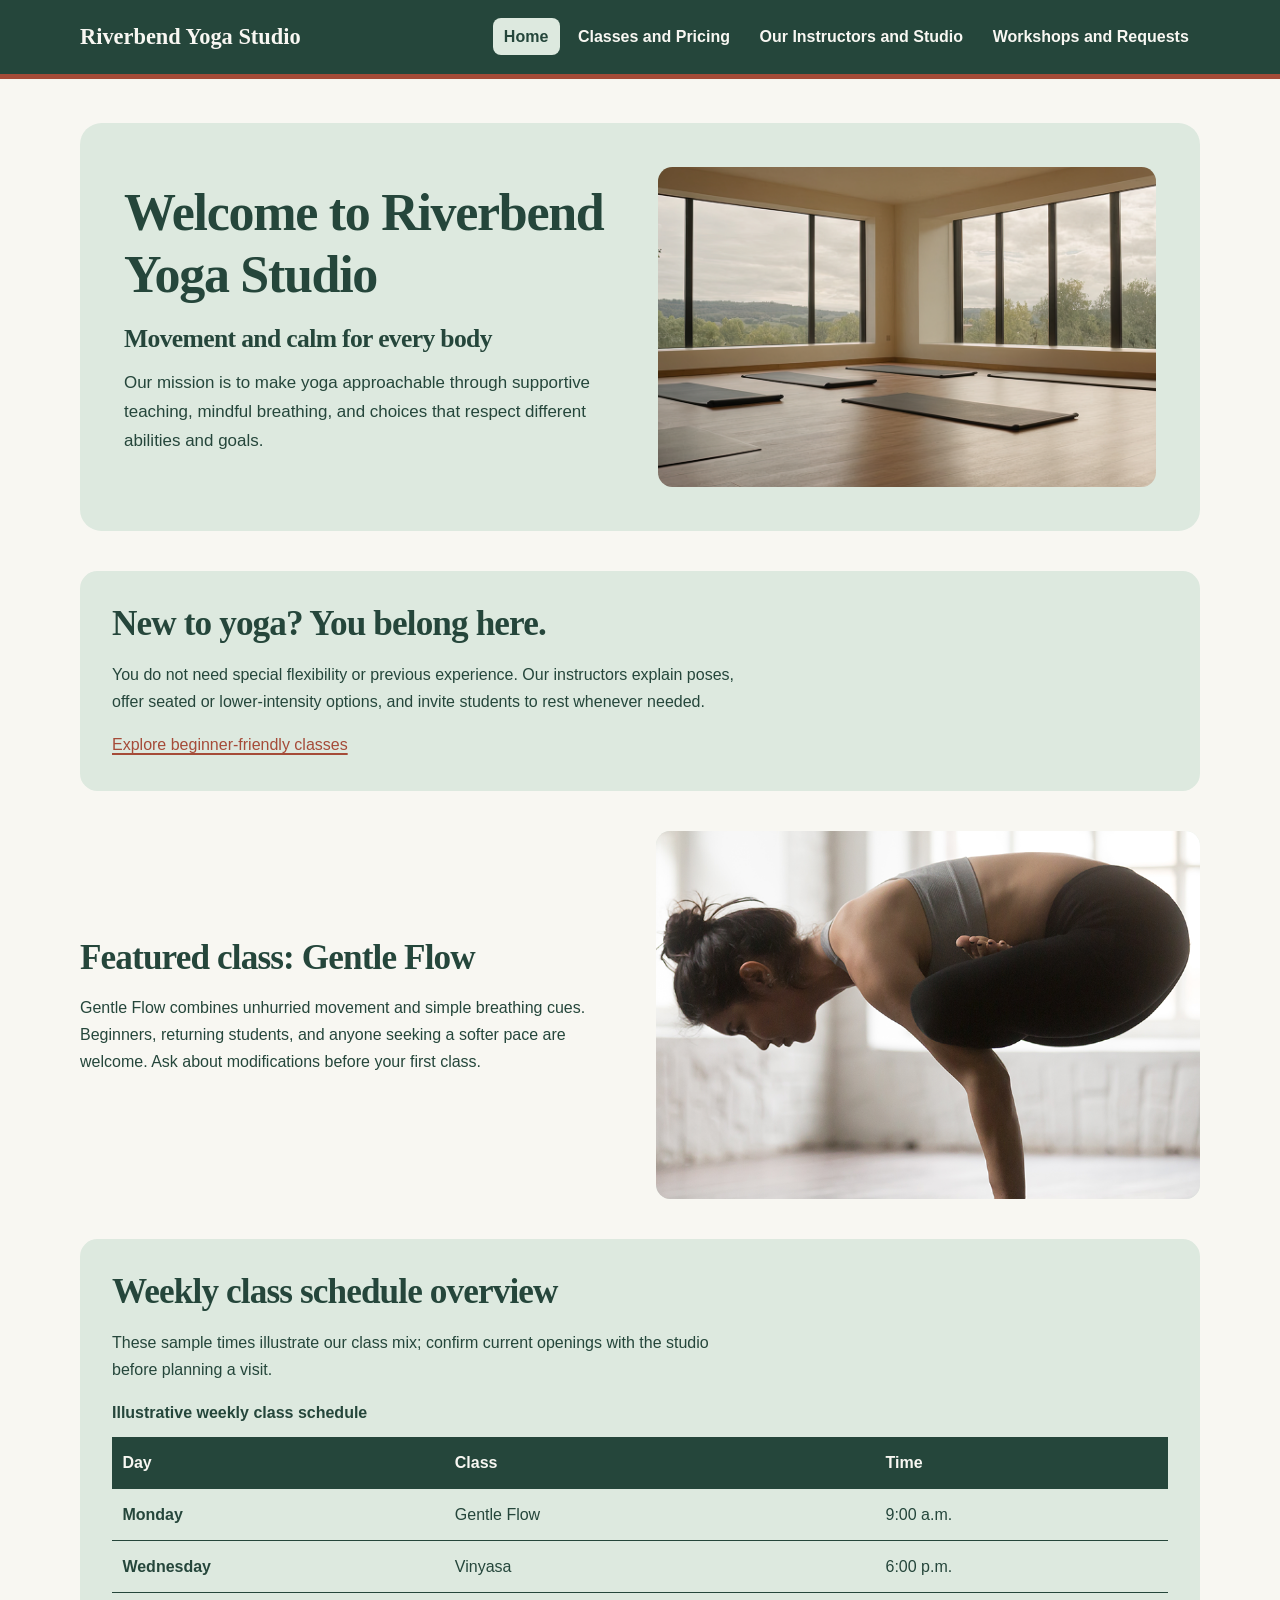
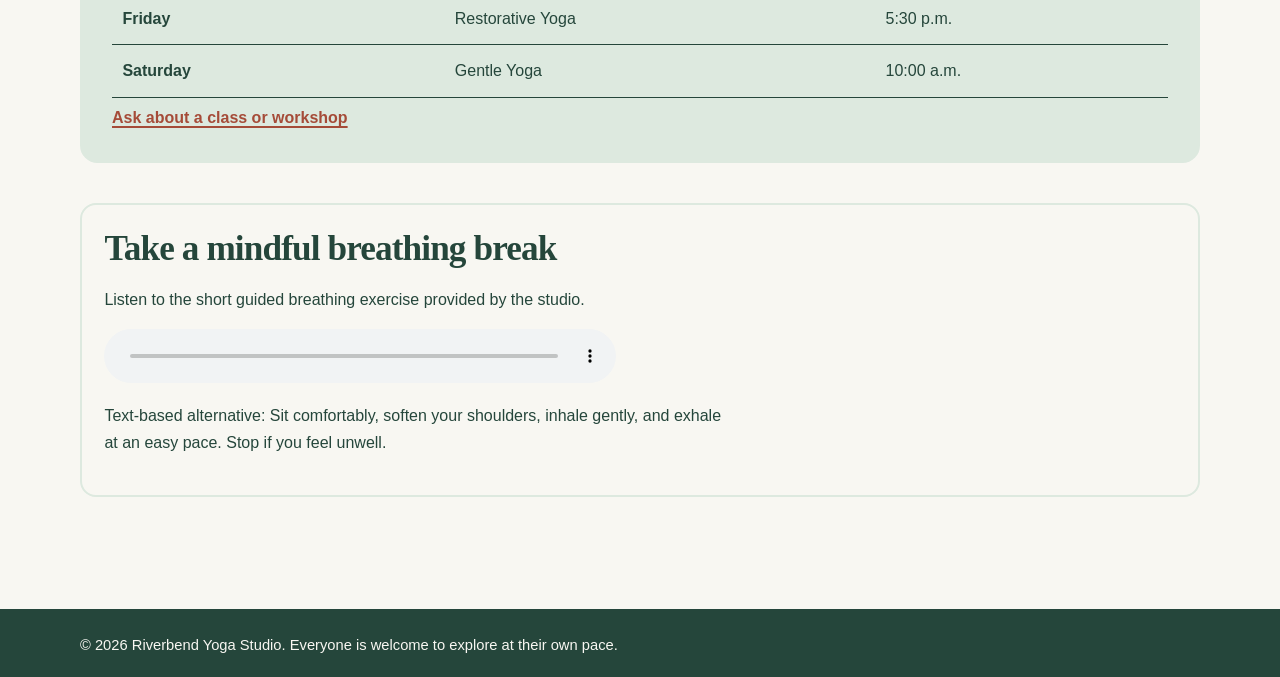
<file: index.html>
<!DOCTYPE html>
<html lang="en">
 <head>
  <meta charset="utf-8"/>
  <meta content="width=device-width, initial-scale=1" name="viewport"/>
  <meta content="Discover welcoming yoga classes, gentle movement, and breathing practices at Riverbend Yoga Studio." name="description"/>
  <title>
   Home | Riverbend Yoga Studio
  </title>
  <link href="styles.css" rel="stylesheet"/>
 </head>
 <body>
  <a class="skip-link" href="#main-content">
   Skip to main content
  </a>
  <header class="site-header">
   <div class="site-header-inner">
    <p class="brand">
     <strong>
      Riverbend Yoga Studio
     </strong>
    </p>
    <nav aria-label="Main navigation" class="site-nav">
     <ul class="nav-list">
      <li>
       <a aria-current="page" href="index.html">
        Home
       </a>
      </li>
      <li>
       <a href="services.html">
        Classes and Pricing
       </a>
      </li>
      <li>
       <a href="about.html">
        Our Instructors and Studio
       </a>
      </li>
      <li>
       <a href="events.html">
        Workshops and Requests
       </a>
      </li>
     </ul>
    </nav>
   </div>
  </header>
  <main class="site-main" id="main-content">
   <section aria-labelledby="mission-title" class="hero">
    <div class="hero-copy">
     <h1 class="page-title">
      Welcome to Riverbend Yoga Studio
     </h1>
     <h2 id="mission-title">
      Movement and calm for every body
     </h2>
     <p>
      Our mission is to make yoga approachable through supportive teaching,
        mindful breathing, and choices that respect different abilities and goals.
     </p>
    </div>
    <div class="hero-media">
     <img alt="Interior of the Riverbend yoga practice space prepared for a group class." class="hero-image" loading="eager" src="assets/yoga-studio.png"/>
    </div>
   </section>
   <section aria-labelledby="beginner-title" class="content-section panel beginner-panel">
    <h2 id="beginner-title">
     New to yoga? You belong here.
    </h2>
    <p>
     You do not need special flexibility or previous experience. Our
        instructors explain poses, offer seated or lower-intensity options,
        and invite students to rest whenever needed.
    </p>
    <p>
     <a href="services.html">
      Explore beginner-friendly classes
     </a>
    </p>
   </section>
   <section aria-labelledby="featured-title" class="content-section feature-section">
    <div class="feature-content">
     <h2 id="featured-title">
      Featured class: Gentle Flow
     </h2>
     <p>
      Gentle Flow combines unhurried movement and simple breathing cues.
        Beginners, returning students, and anyone seeking a softer pace are
        welcome. Ask about modifications before your first class.
     </p>
    </div>
    <div class="feature-media">
     <picture>
      <source media="(max-width: 600px)" srcset="assets/yoga-feature-small.png"/>
      <img alt="A calm yoga practice scene highlighting the Gentle Flow class." class="feature-image" loading="lazy" src="assets/yoga-feature-large.png"/>
     </picture>
    </div>
   </section>
   <section aria-labelledby="schedule-title" class="content-section panel schedule-panel">
    <h2 id="schedule-title">
     Weekly class schedule overview
    </h2>
    <p>
     These sample times illustrate our class mix; confirm current openings
        with the studio before planning a visit.
    </p>
    <div aria-label="Weekly yoga class schedule" class="table-scroll" role="region" tabindex="0">
     <table>
      <caption>
       Illustrative weekly class schedule
      </caption>
      <thead>
       <tr>
        <th scope="col">
         Day
        </th>
        <th scope="col">
         Class
        </th>
        <th scope="col">
         Time
        </th>
       </tr>
      </thead>
      <tbody>
       <tr>
        <th scope="row">
         Monday
        </th>
        <td>
         Gentle Flow
        </td>
        <td>
         9:00 a.m.
        </td>
       </tr>
       <tr>
        <th scope="row">
         Wednesday
        </th>
        <td>
         Vinyasa
        </td>
        <td>
         6:00 p.m.
        </td>
       </tr>
       <tr>
        <th scope="row">
         Friday
        </th>
        <td>
         Restorative Yoga
        </td>
        <td>
         5:30 p.m.
        </td>
       </tr>
       <tr>
        <th scope="row">
         Saturday
        </th>
        <td>
         Gentle Yoga
        </td>
        <td>
         10:00 a.m.
        </td>
       </tr>
      </tbody>
     </table>
    </div>
    <p>
     <a class="text-link" href="events.html">
      Ask about a class or workshop
     </a>
    </p>
   </section>
   <section aria-labelledby="breathing-title" class="content-section breathing-panel">
    <h2 id="breathing-title">
     Take a mindful breathing break
    </h2>
    <p>
     Listen to the short guided breathing exercise provided by the studio.
    </p>
    <audio class="breathing-player" controls="" preload="none">
     <source src="assets/yoga-breathing.mp3" type="audio/mpeg"/>
     Your browser cannot play this audio. You can request a breathing
        exercise through our
     <a class="text-link" href="events.html">
      workshop request form
     </a>
     .
    </audio>
    <p>
     Text-based alternative: Sit comfortably, soften your shoulders,
        inhale gently, and exhale at an easy pace. Stop if you feel unwell.
    </p>
   </section>
  </main>
  <footer class="site-footer">
   <div class="site-footer-inner">
    <p>
     &copy; 2026 Riverbend Yoga Studio. Everyone is welcome to explore at
      their own pace.
    </p>
   </div>
  </footer>
  <script defer="True" src="script.js">
  </script>
 </body>
</html>
</file>
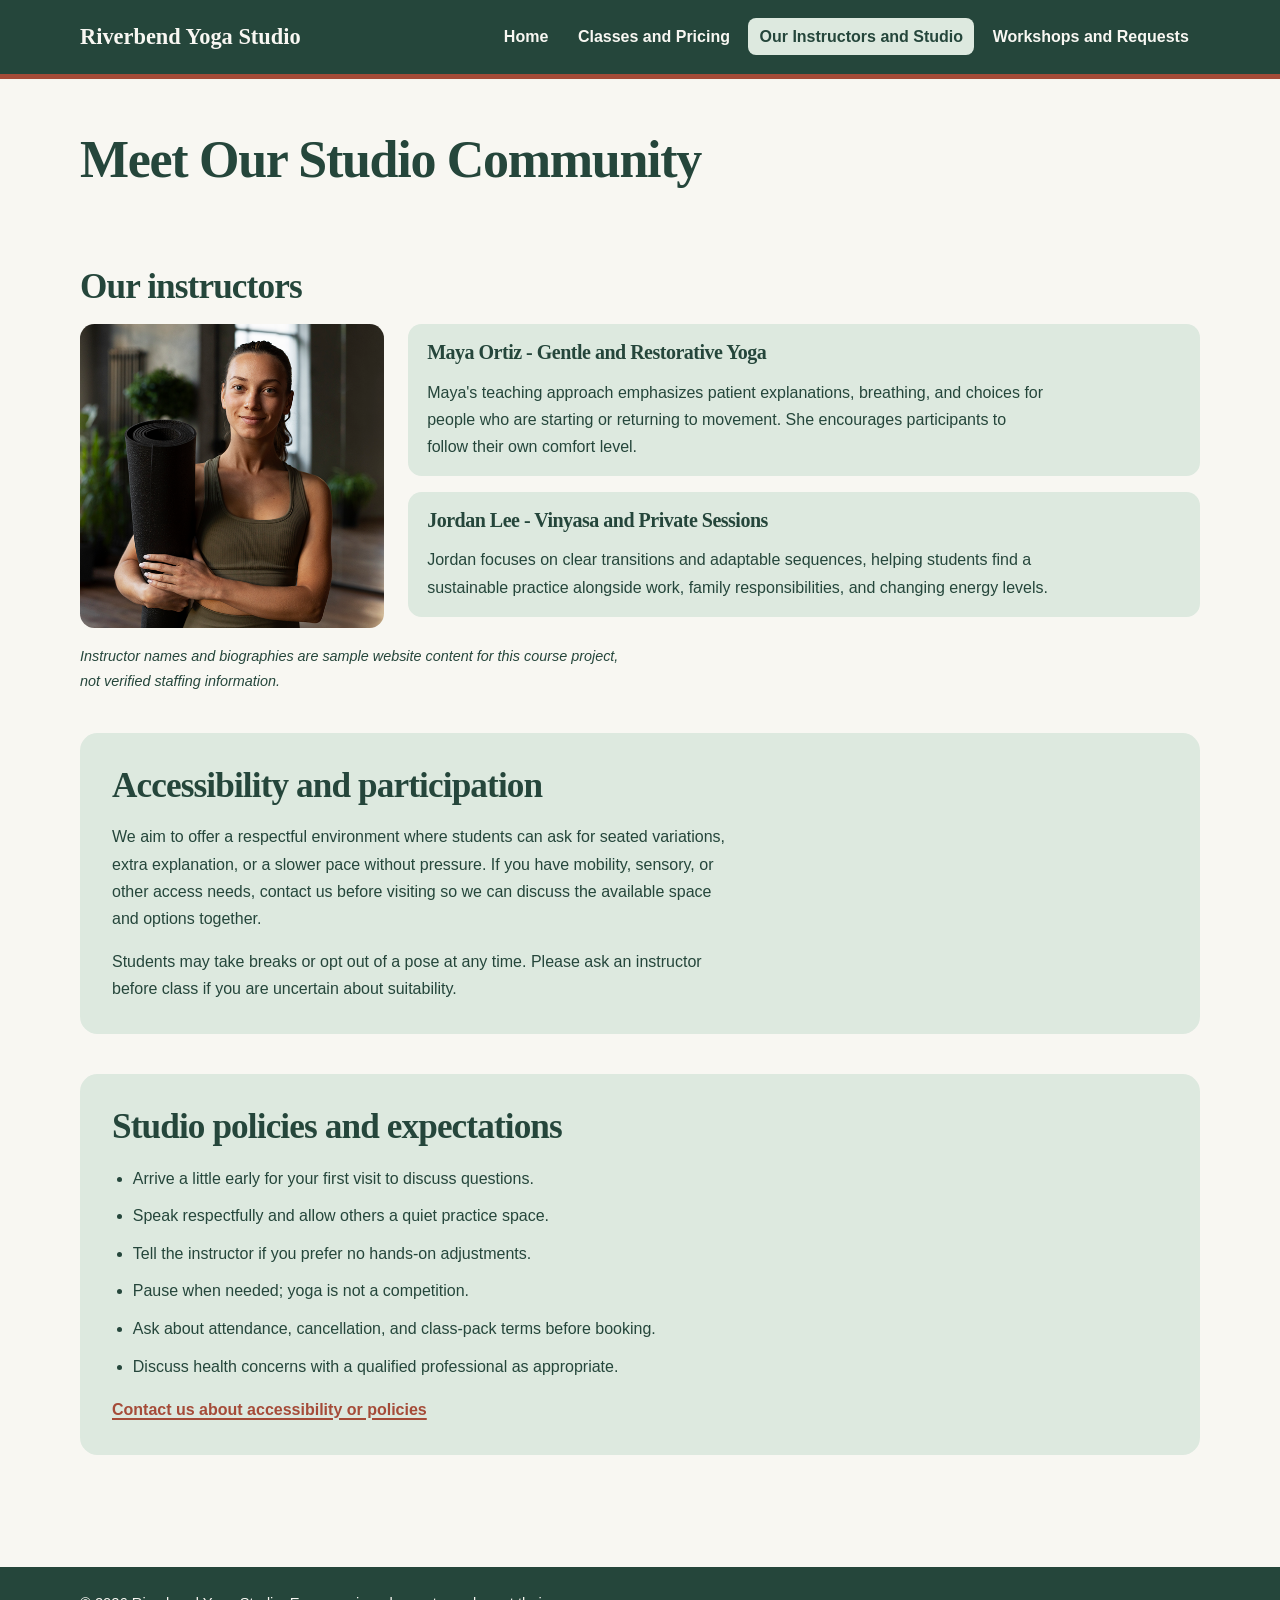
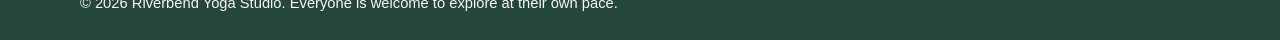
<file: about.html>
<!DOCTYPE html>
<html lang="en">
 <head>
  <meta charset="utf-8"/>
  <meta content="width=device-width, initial-scale=1" name="viewport"/>
  <meta content="Meet the Riverbend Yoga Studio team and learn about inclusive instruction, accessibility requests, and studio guidelines." name="description"/>
  <title>
   Our Studio | Riverbend Yoga Studio
  </title>
  <link href="styles.css" rel="stylesheet"/>
 </head>
 <body>
  <a class="skip-link" href="#main-content">
   Skip to main content
  </a>
  <header class="site-header">
   <div class="site-header-inner">
    <p class="brand">
     <strong>
      Riverbend Yoga Studio
     </strong>
    </p>
    <nav aria-label="Main navigation" class="site-nav">
     <ul class="nav-list">
      <li>
       <a href="index.html">
        Home
       </a>
      </li>
      <li>
       <a href="services.html">
        Classes and Pricing
       </a>
      </li>
      <li>
       <a aria-current="page" href="about.html">
        Our Instructors and Studio
       </a>
      </li>
      <li>
       <a href="events.html">
        Workshops and Requests
       </a>
      </li>
     </ul>
    </nav>
   </div>
  </header>
  <main class="site-main" id="main-content">
   <div class="page-intro">
    <h1 class="page-title">
     Meet Our Studio Community
    </h1>
   </div>
   <section aria-labelledby="instructors-title" class="content-section instructors-section">
    <h2 id="instructors-title">
     Our instructors
    </h2>
    <div class="instructor-row">
     <div class="instructor-media">
      <img alt="A Riverbend yoga instructor demonstrating a welcoming practice pose." class="instructor-image" loading="lazy" src="assets/yoga-instructor.png"/>
     </div>
     <div class="instructor-bios">
      <article class="bio-card">
       <h3>
        Maya Ortiz - Gentle and Restorative Yoga
       </h3>
       <p>
        Maya's teaching approach emphasizes patient explanations, breathing,
          and choices for people who are starting or returning to movement.
          She encourages participants to follow their own comfort level.
       </p>
      </article>
      <article class="bio-card">
       <h3>
        Jordan Lee - Vinyasa and Private Sessions
       </h3>
       <p>
        Jordan focuses on clear transitions and adaptable sequences,
          helping students find a sustainable practice alongside work,
          family responsibilities, and changing energy levels.
       </p>
      </article>
     </div>
    </div>
    <p class="content-note">
     Instructor names and biographies are sample website content for this
        course project, not verified staffing information.
    </p>
   </section>
   <section aria-labelledby="access-title" class="content-section panel">
    <h2 id="access-title">
     Accessibility and participation
    </h2>
    <p>
     We aim to offer a respectful environment where students can ask for
        seated variations, extra explanation, or a slower pace without pressure.
        If you have mobility, sensory, or other access needs, contact us before
        visiting so we can discuss the available space and options together.
    </p>
    <p>
     Students may take breaks or opt out of a pose at any time. Please ask
        an instructor before class if you are uncertain about suitability.
    </p>
   </section>
   <section aria-labelledby="policies-title" class="content-section panel">
    <h2 id="policies-title">
     Studio policies and expectations
    </h2>
    <ul class="policy-list">
     <li>
      Arrive a little early for your first visit to discuss questions.
     </li>
     <li>
      Speak respectfully and allow others a quiet practice space.
     </li>
     <li>
      Tell the instructor if you prefer no hands-on adjustments.
     </li>
     <li>
      Pause when needed; yoga is not a competition.
     </li>
     <li>
      Ask about attendance, cancellation, and class-pack terms before booking.
     </li>
     <li>
      Discuss health concerns with a qualified professional as appropriate.
     </li>
    </ul>
    <p>
     <a class="text-link" href="events.html">
      Contact us about accessibility or policies
     </a>
    </p>
   </section>
  </main>
  <footer class="site-footer">
   <div class="site-footer-inner">
    <p>
     &copy; 2026 Riverbend Yoga Studio. Everyone is welcome to explore at
      their own pace.
    </p>
   </div>
  </footer>
  <script defer="True" src="script.js">
  </script>
 </body>
</html>
</file>
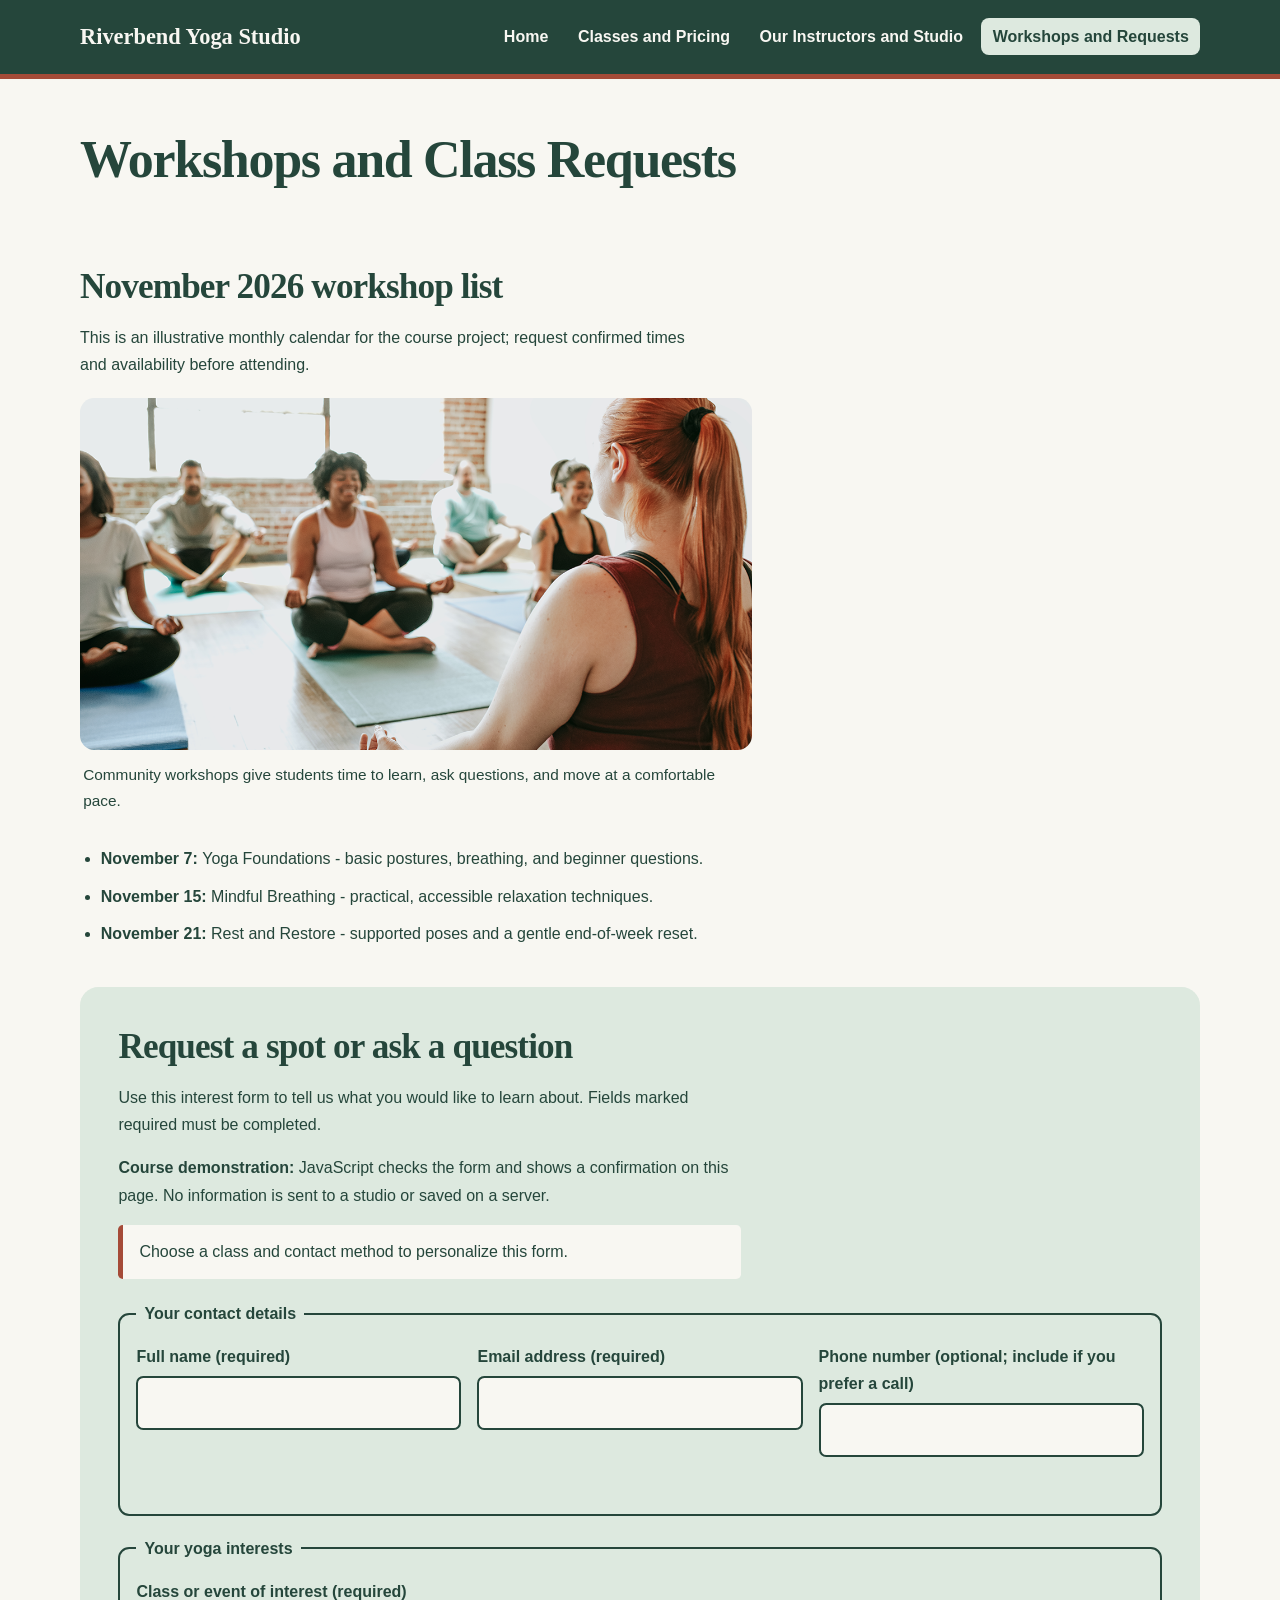
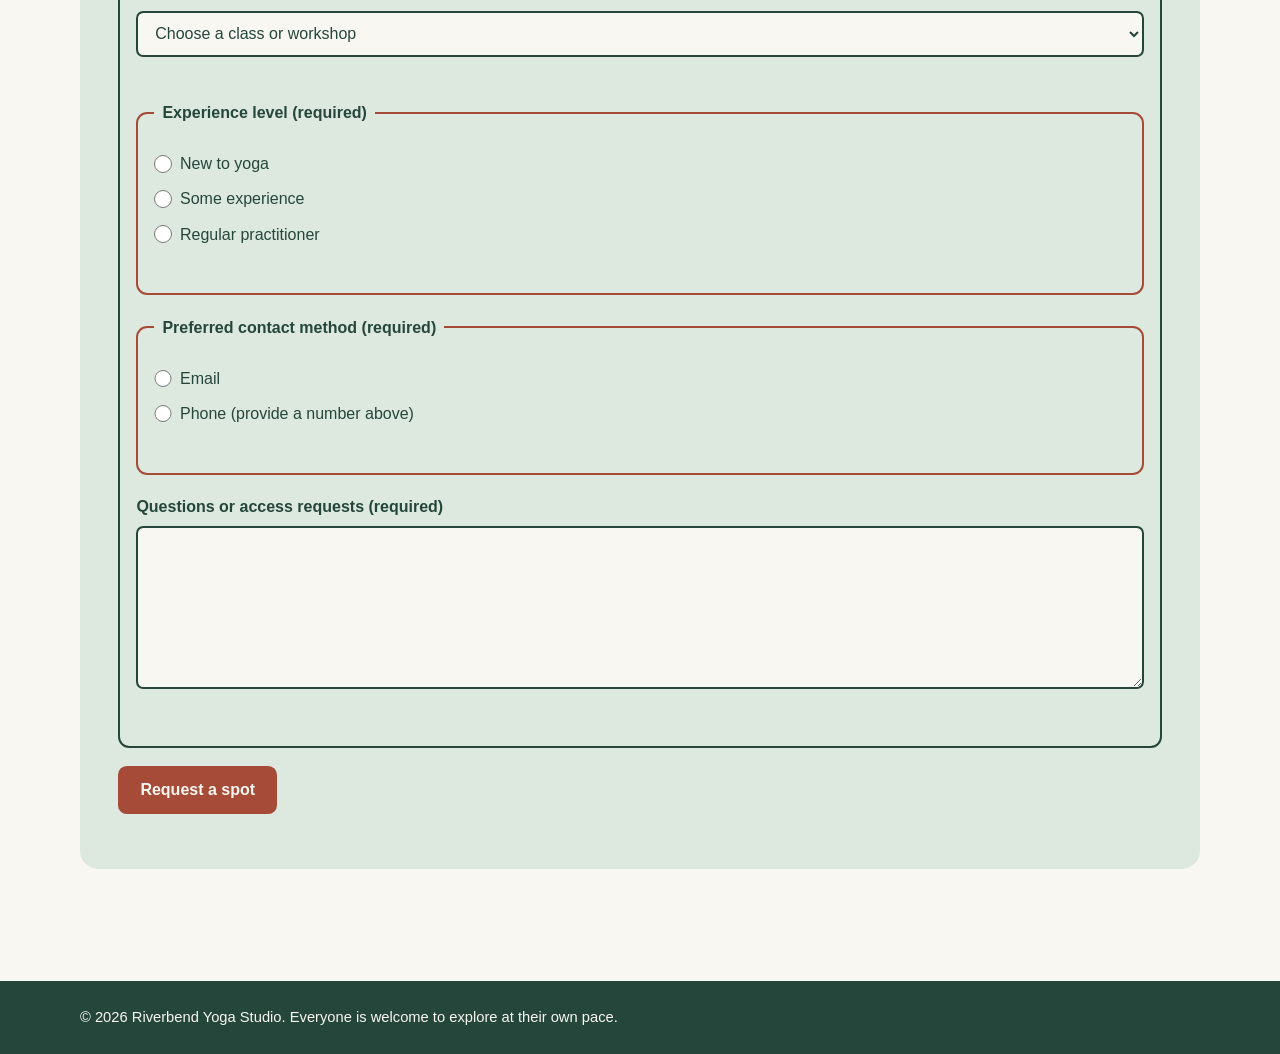
<file: events.html>
<!DOCTYPE html>
<html lang="en">
 <head>
  <meta charset="utf-8"/>
  <meta content="width=device-width, initial-scale=1" name="viewport"/>
  <meta content="Explore Riverbend Yoga Studio's monthly workshop ideas and request information or a place at an event." name="description"/>
  <title>
   Workshops and Requests | Riverbend Yoga Studio
  </title>
  <link href="styles.css" rel="stylesheet"/>
 </head>
 <body>
  <a class="skip-link" href="#main-content">
   Skip to main content
  </a>
  <header class="site-header">
   <div class="site-header-inner">
    <p class="brand">
     <strong>
      Riverbend Yoga Studio
     </strong>
    </p>
    <nav aria-label="Main navigation" class="site-nav">
     <ul class="nav-list">
      <li>
       <a href="index.html">
        Home
       </a>
      </li>
      <li>
       <a href="services.html">
        Classes and Pricing
       </a>
      </li>
      <li>
       <a href="about.html">
        Our Instructors and Studio
       </a>
      </li>
      <li>
       <a aria-current="page" href="events.html">
        Workshops and Requests
       </a>
      </li>
     </ul>
    </nav>
   </div>
  </header>
  <main class="site-main" id="main-content">
   <div class="page-intro">
    <h1 class="page-title">
     Workshops and Class Requests
    </h1>
   </div>
   <section aria-labelledby="workshops-title" class="content-section workshops-section">
    <h2 id="workshops-title">
     November 2026 workshop list
    </h2>
    <p>
     This is an illustrative monthly calendar for the course project;
        request confirmed times and availability before attending.
    </p>
    <figure class="workshop-figure">
     <img alt="Participants practicing yoga together in a group workshop setting." class="workshop-image" loading="lazy" src="assets/yoga-workshop.png"/>
     <figcaption>
      Community workshops give students time to learn, ask
          questions, and move at a comfortable pace.
     </figcaption>
    </figure>
    <ul class="workshop-list">
     <li>
      <strong>
       November 7:
      </strong>
      Yoga Foundations - basic postures,
          breathing, and beginner questions.
     </li>
     <li>
      <strong>
       November 15:
      </strong>
      Mindful Breathing - practical,
          accessible relaxation techniques.
     </li>
     <li>
      <strong>
       November 21:
      </strong>
      Rest and Restore - supported poses
          and a gentle end-of-week reset.
     </li>
    </ul>
   </section>
   <section aria-labelledby="request-title" class="content-section form-section">
    <h2 id="request-title">
     Request a spot or ask a question
    </h2>
    <p>
     Use this interest form to tell us what you would like to learn about.
        Fields marked required must be completed.
    </p>
    <p>
     <strong>
      Course demonstration:
     </strong>
     JavaScript checks the form and shows a confirmation on this page. No information is sent to a studio or saved on a server.
    </p>
    <p aria-live="polite" class="remembered-note" id="remembered-note" role="status">
     Choose a class and contact method to personalize this form.
    </p>
    <form action="#" class="interest-form" id="interest-form" method="post" novalidate="">
     <fieldset>
      <legend>
       Your contact details
      </legend>
      <div class="field-grid">
       <p>
        <label for="full-name">
         Full name (required)
        </label>
        <input aria-describedby="name-error" autocomplete="name" id="full-name" maxlength="80" minlength="2" name="full-name" required="" type="text"/>
        <span aria-live="polite" class="field-error" id="name-error">
        </span>
       </p>
       <p>
        <label for="email">
         Email address (required)
        </label>
        <input aria-describedby="email-error" autocomplete="email" id="email" maxlength="120" name="email" required="" type="email"/>
        <span aria-live="polite" class="field-error" id="email-error">
        </span>
       </p>
       <p>
        <label for="phone">
         Phone number (optional; include if you prefer a call)
        </label>
        <input aria-describedby="phone-error" autocomplete="tel" id="phone" name="phone" pattern="[0-9()+ .-]{7,20}" title="Use 7 to 20 phone-number characters" type="tel"/>
        <span aria-live="polite" class="field-error" id="phone-error">
        </span>
       </p>
      </div>
     </fieldset>
     <fieldset>
      <legend>
       Your yoga interests
      </legend>
      <p>
       <label for="interest">
        Class or event of interest (required)
       </label>
       <select aria-describedby="interest-error" id="interest" name="interest" required="">
        <option value="">
         Choose a class or workshop
        </option>
        <option value="gentle">
         Gentle Yoga
        </option>
        <option value="vinyasa">
         Vinyasa Flow
        </option>
        <option value="restorative">
         Restorative Yoga
        </option>
        <option value="private">
         Private Session
        </option>
        <option value="foundations">
         Yoga Foundations Workshop
        </option>
        <option value="breathing">
         Mindful Breathing Workshop
        </option>
        <option value="restore">
         Rest and Restore Workshop
        </option>
       </select>
       <span aria-live="polite" class="field-error" id="interest-error">
       </span>
      </p>
      <fieldset>
       <legend>
        Experience level (required)
       </legend>
       <p class="radio-choice">
        <input aria-describedby="experience-error" id="level-new" name="experience" required="" type="radio" value="beginner"/>
        <label for="level-new">
         New to yoga
        </label>
       </p>
       <p class="radio-choice">
        <input aria-describedby="experience-error" id="level-some" name="experience" type="radio" value="some"/>
        <label for="level-some">
         Some experience
        </label>
       </p>
       <p class="radio-choice">
        <input aria-describedby="experience-error" id="level-regular" name="experience" type="radio" value="regular"/>
        <label for="level-regular">
         Regular practitioner
        </label>
       </p>
       <p aria-live="polite" class="field-error group-error" id="experience-error">
       </p>
      </fieldset>
      <fieldset>
       <legend>
        Preferred contact method (required)
       </legend>
       <p class="radio-choice">
        <input aria-describedby="contact-error" id="contact-email" name="contact-method" required="" type="radio" value="email"/>
        <label for="contact-email">
         Email
        </label>
       </p>
       <p class="radio-choice">
        <input aria-describedby="contact-error" id="contact-phone" name="contact-method" type="radio" value="phone"/>
        <label for="contact-phone">
         Phone (provide a number above)
        </label>
       </p>
       <p aria-live="polite" class="field-error group-error" id="contact-error">
       </p>
      </fieldset>
      <p>
       <label for="message">
        Questions or access requests (required)
       </label>
       <textarea aria-describedby="message-error" cols="40" id="message" maxlength="1000" minlength="10" name="message" required="" rows="5"></textarea>
       <span aria-live="polite" class="field-error" id="message-error">
       </span>
      </p>
     </fieldset>
     <p>
      <button class="submit-button" type="submit">
       Request a spot
      </button>
     </p>
    </form>
    <div aria-live="polite" class="submission-feedback" hidden="" id="submission-feedback" role="status" tabindex="-1">
    </div>
   </section>
  </main>
  <footer class="site-footer">
   <div class="site-footer-inner">
    <p>
     &copy; 2026 Riverbend Yoga Studio. Everyone is welcome to explore at
      their own pace.
    </p>
   </div>
  </footer>
  <script defer="True" src="script.js">
  </script>
 </body>
</html>
</file>
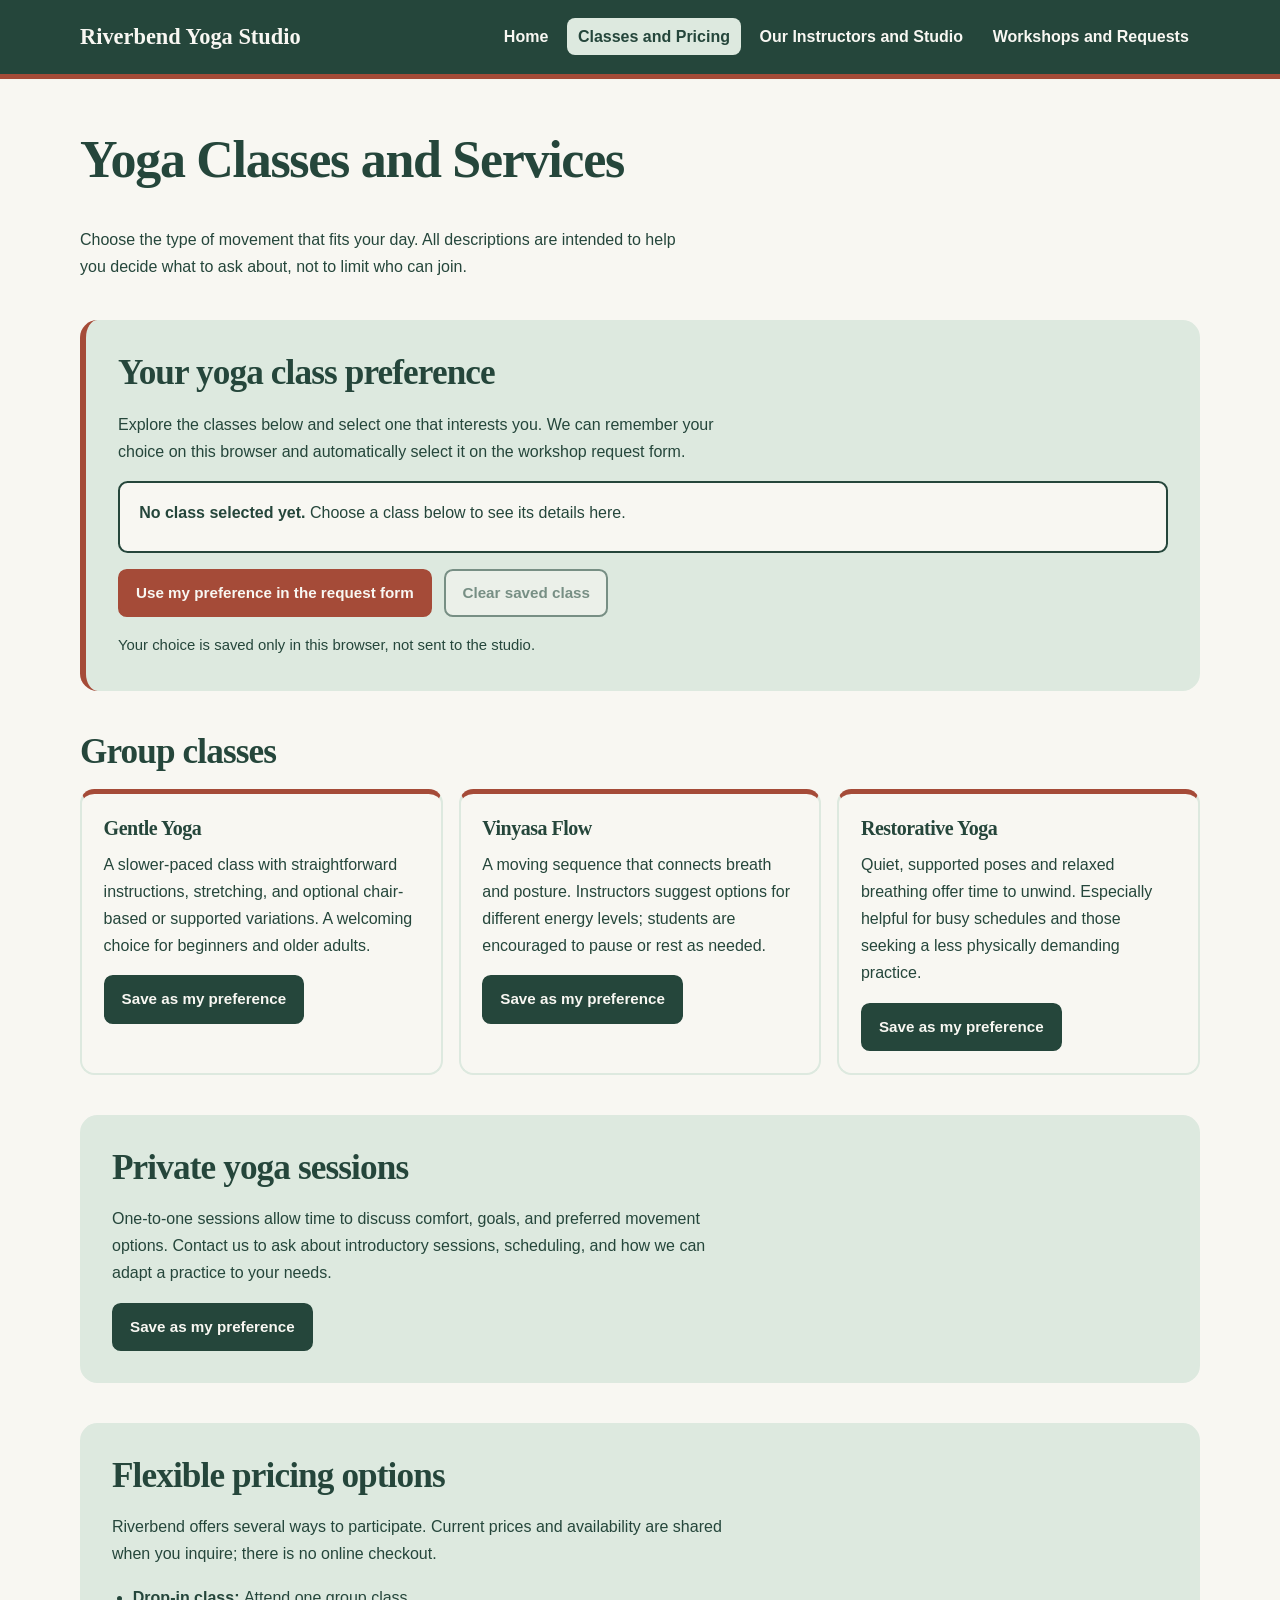
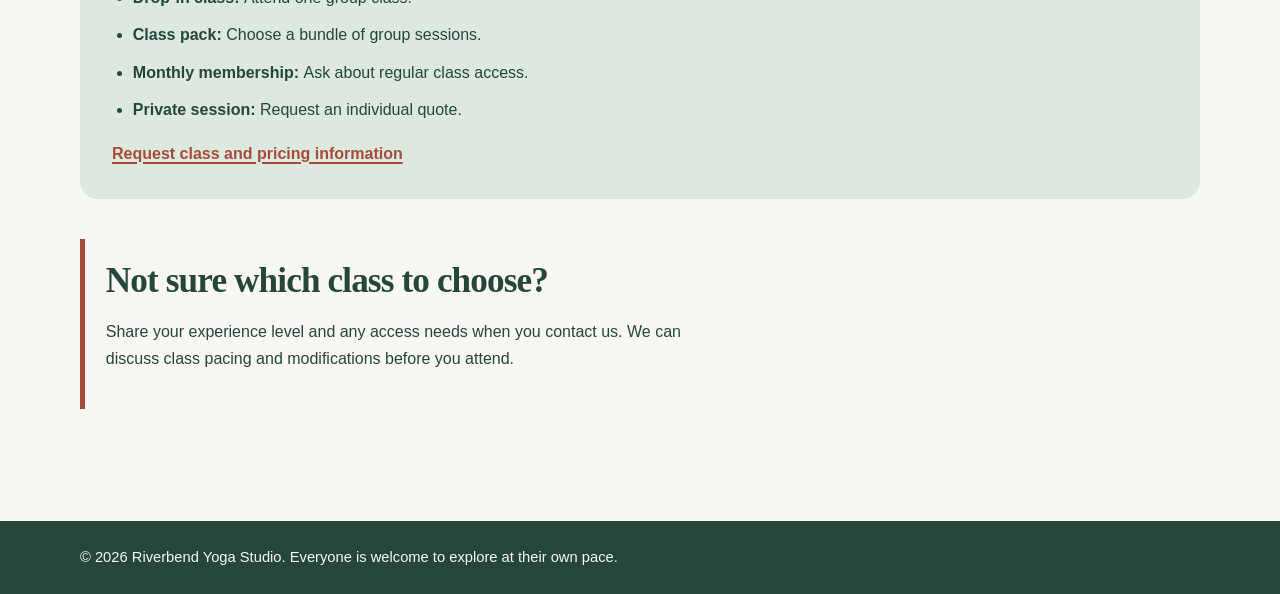
<file: services.html>
<!DOCTYPE html>
<html lang="en">
 <head>
  <meta charset="utf-8"/>
  <meta content="width=device-width, initial-scale=1" name="viewport"/>
  <meta content="Review gentle, vinyasa, restorative, and private yoga options and flexible ways to attend Riverbend Yoga Studio." name="description"/>
  <title>
   Classes and Pricing | Riverbend Yoga Studio
  </title>
  <link href="styles.css" rel="stylesheet"/>
 </head>
 <body>
  <a class="skip-link" href="#main-content">
   Skip to main content
  </a>
  <header class="site-header">
   <div class="site-header-inner">
    <p class="brand">
     <strong>
      Riverbend Yoga Studio
     </strong>
    </p>
    <nav aria-label="Main navigation" class="site-nav">
     <ul class="nav-list">
      <li>
       <a href="index.html">
        Home
       </a>
      </li>
      <li>
       <a aria-current="page" href="services.html">
        Classes and Pricing
       </a>
      </li>
      <li>
       <a href="about.html">
        Our Instructors and Studio
       </a>
      </li>
      <li>
       <a href="events.html">
        Workshops and Requests
       </a>
      </li>
     </ul>
    </nav>
   </div>
  </header>
  <main class="site-main" id="main-content">
   <div class="page-intro">
    <h1 class="page-title">
     Yoga Classes and Services
    </h1>
   </div>
   <p>
    Choose the type of movement that fits your day. All descriptions are
      intended to help you decide what to ask about, not to limit who can join.
   </p>
   <section aria-labelledby="preference-title" class="content-section panel preference-panel" id="class-preferences">
    <h2 id="preference-title">
     Your yoga class preference
    </h2>
    <p>
     Explore the classes below and select one that interests you. We can remember your choice on this browser and automatically select it on the workshop request form.
    </p>
    <div aria-atomic="true" aria-live="polite" class="preference-result" id="preference-result">
     <strong>
      No class selected yet.
     </strong>
     Choose a class below to see its details here.
    </div>
    <div class="preference-actions">
     <a class="action-link" href="events.html#request-title">
      Use my preference in the request form
     </a>
     <button class="quiet-button" disabled="" id="clear-preference" type="button">
      Clear saved class
     </button>
    </div>
    <p class="storage-note">
     Your choice is saved only in this browser, not sent to the studio.
    </p>
   </section>
   <section aria-labelledby="classes-title" class="content-section classes-section">
    <h2 id="classes-title">
     Group classes
    </h2>
    <div class="class-grid">
     <article class="class-card">
      <h3>
       Gentle Yoga
      </h3>
      <p>
       A slower-paced class with straightforward instructions, stretching,
          and optional chair-based or supported variations. A welcoming choice
          for beginners and older adults.
      </p>
      <p>
       <button aria-controls="preference-result" aria-pressed="false" class="preference-button" data-class-id="gentle" type="button">
        Save as my preference
       </button>
      </p>
     </article>
     <article class="class-card">
      <h3>
       Vinyasa Flow
      </h3>
      <p>
       A moving sequence that connects breath and posture. Instructors
          suggest options for different energy levels; students are encouraged
          to pause or rest as needed.
      </p>
      <p>
       <button aria-controls="preference-result" aria-pressed="false" class="preference-button" data-class-id="vinyasa" type="button">
        Save as my preference
       </button>
      </p>
     </article>
     <article class="class-card">
      <h3>
       Restorative Yoga
      </h3>
      <p>
       Quiet, supported poses and relaxed breathing offer time to unwind.
          Especially helpful for busy schedules and those seeking a less
          physically demanding practice.
      </p>
      <p>
       <button aria-controls="preference-result" aria-pressed="false" class="preference-button" data-class-id="restorative" type="button">
        Save as my preference
       </button>
      </p>
     </article>
    </div>
   </section>
   <section aria-labelledby="private-title" class="content-section panel">
    <h2 id="private-title">
     Private yoga sessions
    </h2>
    <p>
     One-to-one sessions allow time to discuss comfort, goals, and preferred
        movement options. Contact us to ask about introductory sessions,
        scheduling, and how we can adapt a practice to your needs.
    </p>
    <p>
     <button aria-controls="preference-result" aria-pressed="false" class="preference-button" data-class-id="private" type="button">
      Save private sessions as my preference
     </button>
    </p>
   </section>
   <section aria-labelledby="pricing-title" class="content-section panel">
    <h2 id="pricing-title">
     Flexible pricing options
    </h2>
    <p>
     Riverbend offers several ways to participate. Current prices and
        availability are shared when you inquire; there is no online checkout.
    </p>
    <ul class="pricing-list">
     <li>
      <strong>
       Drop-in class:
      </strong>
      Attend one group class.
     </li>
     <li>
      <strong>
       Class pack:
      </strong>
      Choose a bundle of group sessions.
     </li>
     <li>
      <strong>
       Monthly membership:
      </strong>
      Ask about regular class access.
     </li>
     <li>
      <strong>
       Private session:
      </strong>
      Request an individual quote.
     </li>
    </ul>
    <p>
     <a class="text-link" href="events.html">
      Request class and pricing information
     </a>
    </p>
   </section>
   <section aria-labelledby="choosing-title" class="content-section help-panel">
    <h2 id="choosing-title">
     Not sure which class to choose?
    </h2>
    <p>
     Share your experience level and any access needs when you contact us.
        We can discuss class pacing and modifications before you attend.
    </p>
   </section>
  </main>
  <footer class="site-footer">
   <div class="site-footer-inner">
    <p>
     &copy; 2026 Riverbend Yoga Studio. Everyone is welcome to explore at
      their own pace.
    </p>
   </div>
  </footer>
  <script defer="True" src="script.js">
  </script>
 </body>
</html>
</file>
<file: styles.css>
/* Riverbend Yoga Studio | Touchstone 3 | Shared, mobile-first styles */
/* Four-color palette: ivory, evergreen, sage, terracotta. Two font families: Arial and Georgia. */
:root {
  --ivory: #F8F7F2;
  --evergreen: #25463B;
  --sage: #DDE9DF;
  --terracotta: #A54B38;
  --reading-width: 70ch;
  --site-width: 70rem;
}

*, *::before, *::after { box-sizing: border-box; }
html { scroll-behavior: smooth; }
body {
  margin: 0;
  background: var(--ivory);
  color: var(--evergreen);
  font-family: Arial, Helvetica, sans-serif;
  font-size: 1rem;
  line-height: 1.7;
  -webkit-text-size-adjust: 100%;
}
img, picture, audio, video { max-width: 100%; }
img { display: block; height: auto; }
figure { margin: 0; }
h1, h2, h3 {
  font-family: Georgia, 'Times New Roman', serif;
  line-height: 1.2;
  letter-spacing: -0.025em;
  margin: 0 0 0.9rem;
}
h1 { font-size: clamp(2rem, 6vw, 3.25rem); }
h2 { font-size: clamp(1.55rem, 4vw, 2.2rem); }
h3 { font-size: 1.25rem; }
p { margin: 0 0 1rem; max-width: var(--reading-width); }
a { color: var(--terracotta); text-decoration-thickness: 0.12em; text-underline-offset: 0.2em; }
a:hover { text-decoration-thickness: 0.17em; }
a:focus-visible, button:focus-visible, input:focus-visible,
select:focus-visible, textarea:focus-visible, .table-scroll:focus-visible {
  outline: 3px solid var(--terracotta);
  outline-offset: 3px;
}
.skip-link {
  position: absolute;
  left: -10000px;
  top: auto;
  width: 1px;
  height: 1px;
  overflow: hidden;
}
.skip-link:focus {
  position: fixed;
  z-index: 1000;
  top: 0.75rem;
  left: 0.75rem;
  width: auto;
  height: auto;
  padding: 0.8rem 1rem;
  background: var(--ivory);
  color: var(--evergreen);
  border: 3px solid var(--terracotta);
  border-radius: 0.45rem;
}
.site-header, .site-footer { background: var(--evergreen); color: var(--ivory); }
.site-header { border-bottom: 5px solid var(--terracotta); }
.site-header-inner, .site-footer-inner {
  width: min(calc(100% - 2rem), var(--site-width));
  margin-inline: auto;
}
.site-header-inner { display: flex; flex-direction: column; gap: 1rem; padding: 1.15rem 0; }
.brand { margin: 0; font-family: Georgia, 'Times New Roman', serif; font-size: 1.4rem; line-height: 1.3; }
.brand strong { font-weight: 700; }
.nav-list { margin: 0; padding: 0; display: flex; flex-wrap: wrap; gap: 0.3rem 0.45rem; list-style: none; }
.nav-list a {
  display: inline-block;
  padding: 0.48rem 0.7rem;
  color: var(--ivory);
  text-decoration: none;
  font-weight: 600;
  border-radius: 0.5rem;
  line-height: 1.35;
}
.nav-list a:hover, .nav-list a[aria-current='page'] { background: var(--sage); color: var(--evergreen); }
.nav-list a:focus-visible { outline-color: var(--ivory); }
.site-main { width: min(calc(100% - 2rem), var(--site-width)); margin: 0 auto; padding: 2rem 0 3.5rem; }
.site-footer-inner { padding: 1.5rem 0; }
.site-footer p { margin: 0; font-size: 0.92rem; }
.page-intro { max-width: 52rem; padding: 0.4rem 0 0.8rem; }
.page-intro h1 { color: var(--evergreen); }
.page-intro p { font-size: 1.1rem; }
.content-section { margin: 1.8rem 0; }
.content-section > h2 { margin-bottom: 1rem; }
.panel { padding: 1.3rem; background: var(--sage); border-radius: 1.1rem; }
.panel p:last-child, .class-card p:last-child, .bio-card p:last-child { margin-bottom: 0; }
.text-link { font-weight: 700; }

/* Home - flexible hero and featured class (mobile: stacked). */
.hero {
  display: flex;
  flex-direction: column;
  gap: 1.5rem;
  background: var(--sage);
  border-radius: 1.35rem;
  overflow: hidden;
  padding: 1.5rem;
  margin: 0 0 2rem;
}
.hero-copy { align-self: center; flex: 1 1 0; }
.hero-copy h1 { margin-bottom: 1.1rem; }
.hero-copy h2 { font-size: clamp(1.25rem, 3vw, 1.6rem); }
.hero-copy p { font-size: 1.06rem; }
.hero-media { flex: 1 1 0; min-width: 0; }
.hero-image, .feature-image, .instructor-image, .workshop-image {
  width: 100%; object-fit: cover; border-radius: 0.9rem; background: var(--sage);
}
.hero-image { max-height: 23rem; }
.feature-section { display: flex; flex-direction: column; gap: 1.2rem; align-items: center; }
.feature-content, .feature-media { flex: 1 1 0; min-width: 0; width: 100%; }
.feature-image { max-height: 23rem; }
.breathing-panel {
  padding: 1.4rem;
  border-radius: 1rem;
  border: 2px solid var(--sage);
}
.breathing-player { display: block; width: 100%; max-width: 32rem; margin: 0.9rem 0 1.2rem; }
.table-scroll { overflow-x: auto; padding: 0 0 0.4rem; }
table { border-collapse: collapse; width: 100%; min-width: 21rem; text-align: left; }
caption { padding-bottom: 0.65rem; font-weight: 700; text-align: left; }
th, td { padding: 0.75rem 0.65rem; border-bottom: 1px solid var(--evergreen); vertical-align: top; }
thead th { background: var(--evergreen); color: var(--ivory); }

/* Services - flex card layouts, calm pricing panels. */
.class-grid { display: flex; flex-direction: column; gap: 1rem; }
.class-card {
  flex: 1 1 0;
  padding: 1.35rem;
  border: 2px solid var(--sage);
  border-top: 5px solid var(--terracotta);
  border-radius: 0.9rem;
  min-width: 0;
}
.class-card h3 { margin-bottom: 0.7rem; }
.pricing-list, .policy-list, .workshop-list { padding-left: 1.3rem; }
.pricing-list li, .policy-list li, .workshop-list li { margin-bottom: 0.65rem; }
.help-panel { padding: 1.3rem; border-left: 5px solid var(--terracotta); }

/* About - photo and short instructor biographies. */
.instructor-row { display: flex; flex-direction: column; gap: 1rem; }
.instructor-media { flex: 0 1 19rem; min-width: 0; }
.instructor-image { max-height: 24rem; }
.instructor-bios { flex: 1 1 0; display: flex; flex-direction: column; gap: 1rem; }
.bio-card { padding: 1rem 1.2rem; border-radius: 0.85rem; background: var(--sage); }
.content-note { font-size: 0.9rem; margin-top: 1rem; font-style: italic; }

/* Events - workshop figure and accessible contact form. */
.workshop-figure { margin: 1.2rem 0; max-width: 42rem; }
.workshop-figure figcaption { padding: 0.75rem 0.2rem; font-size: 0.96rem; }
.workshop-image { max-height: 22rem; }
.workshop-list { max-width: 56rem; }
.form-section { background: var(--sage); border-radius: 1.15rem; padding: 1.3rem; }
.interest-form { margin-top: 1.3rem; }
.interest-form fieldset { border: 2px solid var(--evergreen); padding: 1rem; border-radius: 0.7rem; margin: 0 0 1.15rem; min-width: 0; }
.interest-form legend { padding: 0 0.5rem; font-weight: 700; }
.interest-form fieldset fieldset { margin-top: 1.1rem; border-color: var(--terracotta); }
.interest-form p { max-width: none; }
.interest-form label { display: block; font-weight: 600; margin-bottom: 0.35rem; }
.interest-form input:not([type='radio']),
.interest-form select, .interest-form textarea {
  width: 100%; max-width: 100%; display: block; min-width: 0;
  padding: 0.72rem 0.8rem;
  color: var(--evergreen);
  background: var(--ivory);
  border: 2px solid var(--evergreen);
  border-radius: 0.45rem;
  font: inherit;
}
.interest-form textarea { resize: vertical; min-height: 7.5rem; }
.field-grid { display: flex; flex-direction: column; gap: 0.4rem; }
.field-grid > p { flex: 1 1 0; min-width: 0; }
.interest-form .radio-choice { display: flex; align-items: flex-start; gap: 0.5rem; margin: 0.5rem 0; }
.radio-choice input { flex: 0 0 auto; width: 1.1rem; height: 1.1rem; accent-color: var(--evergreen); margin: 0.3rem 0 0; }
.interest-form .radio-choice label { margin: 0; font-weight: 400; }
.submit-button {
  background: var(--terracotta);
  border: 2px solid var(--terracotta);
  border-radius: 0.55rem;
  padding: 0.82rem 1.25rem;
  min-height: 2.9rem;
  color: var(--ivory);
  font: 700 1rem Arial, Helvetica, sans-serif;
  cursor: pointer;
}
.submit-button:hover { background: var(--evergreen); border-color: var(--evergreen); }

/* Tablet and desktop: nav stays in a row, classes use columns, media aligns beside copy. */
@media (min-width: 48rem) {
  .site-main { padding-top: 2.75rem; padding-bottom: 4.5rem; }
  .site-header-inner { flex-direction: row; align-items: center; justify-content: space-between; gap: 1.5rem; }
  .nav-list { justify-content: flex-end; }
  .panel, .form-section { padding: 2rem; }
  .hero { flex-direction: row; gap: 2.3rem; padding: 2.2rem; }
  .hero-image { min-height: 20rem; }
  .feature-section { flex-direction: row; gap: 2rem; align-items: center; }
  .class-grid { flex-direction: row; align-items: stretch; }
  .instructor-row { flex-direction: row; gap: 1.5rem; align-items: flex-start; }
  .field-grid { flex-direction: row; gap: 1rem; }
}
@media (min-width: 64rem) {
  .hero { padding: 2.75rem; }
  .page-intro { padding-bottom: 1.25rem; }
  .content-section { margin-top: 2.5rem; margin-bottom: 2.5rem; }
  .form-section { padding: 2.4rem; }
}
@media (prefers-reduced-motion: reduce) {
  html { scroll-behavior: auto; }
}


/* Touchstone 4 enhancements: uses the existing four colors and two fonts. */
.preference-panel { border-left: 6px solid var(--terracotta); }
.preference-result {
  margin: 0.8rem 0 1rem;
  padding: 1rem 1.2rem;
  border-radius: 0.6rem;
  background: var(--ivory);
  border: 2px solid var(--evergreen);
  min-height: 4.5rem;
}
.preference-actions { display: flex; flex-direction: column; align-items: flex-start; gap: 0.8rem; margin: 1rem 0; }
.preference-button, .quiet-button, .action-link {
  display: inline-block;
  font: 700 0.95rem Arial, Helvetica, sans-serif;
  border-radius: 0.55rem;
  padding: 0.75rem 1rem;
  cursor: pointer;
  line-height: 1.35;
}
.preference-button { color: var(--ivory); background: var(--evergreen); border: 2px solid var(--evergreen); }
.preference-button[aria-pressed='true'] { background: var(--terracotta); border-color: var(--terracotta); }
.preference-button:hover { background: var(--terracotta); border-color: var(--terracotta); }
.quiet-button { color: var(--evergreen); background: var(--ivory); border: 2px solid var(--evergreen); }
.quiet-button:disabled { opacity: 0.55; cursor: not-allowed; }
.action-link { color: var(--ivory); background: var(--terracotta); border: 2px solid var(--terracotta); text-decoration: none; }
.action-link:hover { background: var(--evergreen); border-color: var(--evergreen); }
.storage-note { font-size: 0.93rem; margin: 0.75rem 0 0; }
.remembered-note {
  background: var(--ivory); border-left: 5px solid var(--terracotta);
  border-radius: 0.3rem; padding: 0.85rem 1rem; margin: 1rem 0;
}
.interest-form .field-error { color: var(--terracotta); display: block; font-weight: 700; min-height: 1.25rem; font-size: 0.91rem; margin: 0.3rem 0 0; line-height: 1.4; }
.interest-form [aria-invalid='true'] { border-color: var(--terracotta) !important; outline: 2px solid var(--terracotta); outline-offset: 1px; }
.interest-form .group-error { margin: 0.6rem 0 0; }
.submission-feedback {
  background: var(--ivory); border: 2px solid var(--evergreen);
  border-left: 6px solid var(--evergreen); border-radius: 0.55rem;
  margin-top: 1rem; padding: 1rem 1.2rem; font-weight: 700;
}
.submission-feedback.feedback-error { border-color: var(--terracotta); }
.submission-feedback[hidden] { display: none; }
@media (min-width: 48rem) {
  .preference-actions { flex-direction: row; align-items: center; flex-wrap: wrap; }
}
</file>
